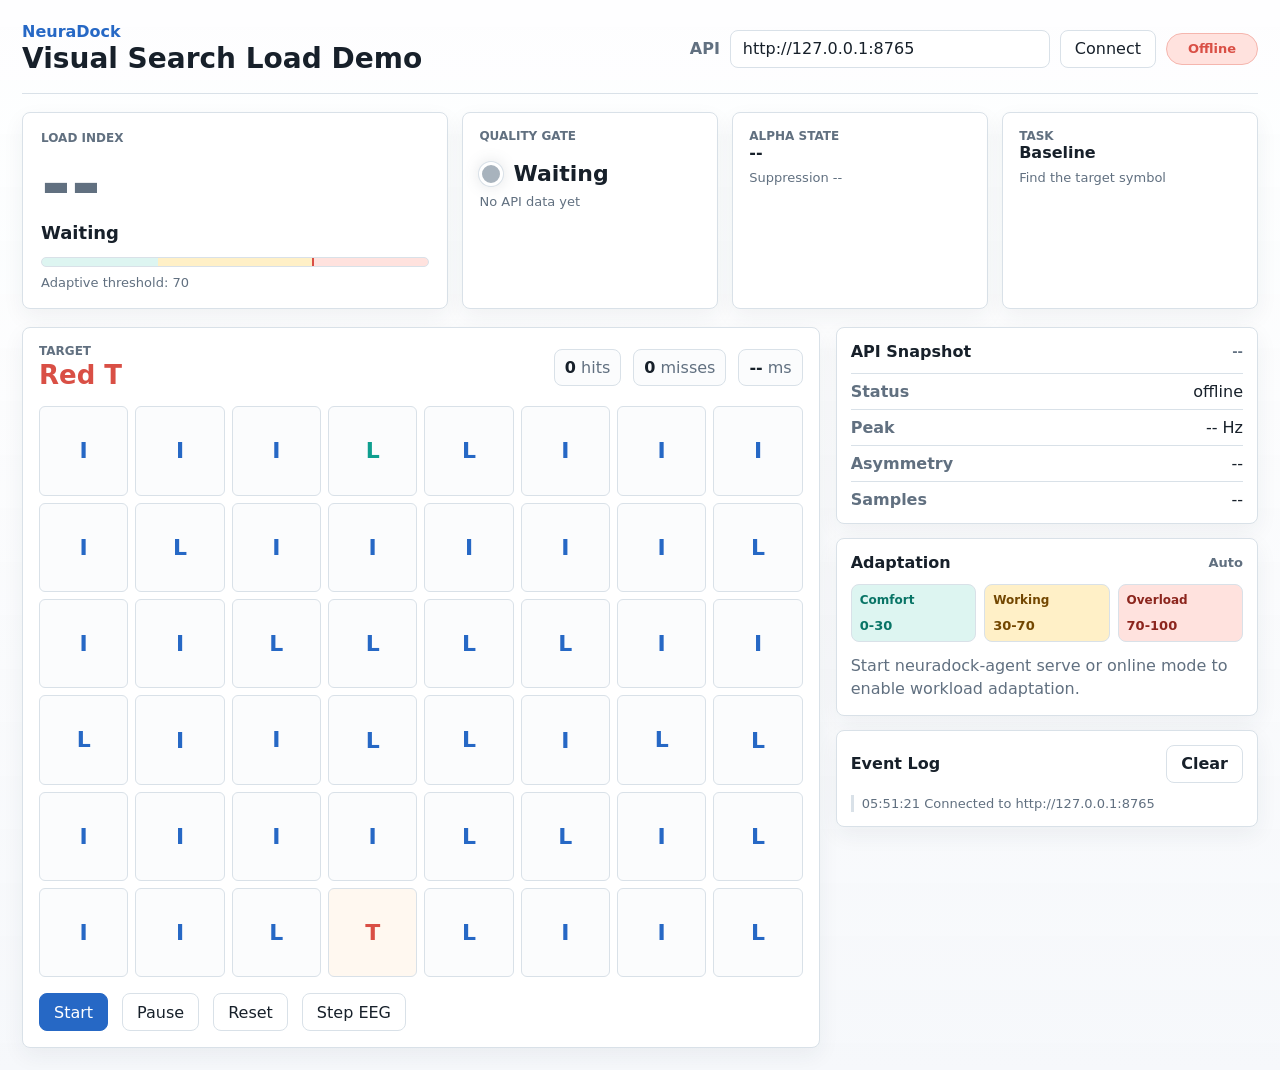
<file: examples/visual_search_demo/index.html>
<!doctype html>
<html lang="en">
  <head>
    <meta charset="utf-8" />
    <meta name="viewport" content="width=device-width, initial-scale=1" />
    <title>NeuraDock Visual Search Demo</title>
    <link rel="stylesheet" href="styles.css" />
  </head>
  <body>
    <main class="app">
      <header class="topbar">
        <div>
          <div class="brand">NeuraDock</div>
          <h1>Visual Search Load Demo</h1>
        </div>
        <div class="api-controls" aria-label="API controls">
          <label for="apiBase">API</label>
          <input id="apiBase" type="url" value="http://127.0.0.1:8765" />
          <button id="connectBtn" type="button" title="Connect to API">Connect</button>
          <span id="connectionState" class="status-pill is-idle">Idle</span>
        </div>
      </header>

      <section id="qualityBanner" class="quality-banner is-hidden" role="status"></section>

      <section class="metrics" aria-label="Live metrics">
        <article class="load-panel">
          <div class="panel-label">Load Index</div>
          <div id="loadValue" class="load-value">--</div>
          <div id="loadLabel" class="load-label">Waiting</div>
          <div class="threshold-track" aria-hidden="true">
            <span></span>
          </div>
          <div class="threshold-copy">Adaptive threshold: 70</div>
        </article>

        <article class="metric-panel">
          <div class="panel-label">Quality Gate</div>
          <div class="quality-row">
            <span id="qualityLamp" class="quality-lamp is-idle"></span>
            <strong id="qualityText">Waiting</strong>
          </div>
          <div id="qualityDetail" class="metric-detail">No API data yet</div>
        </article>

        <article class="metric-panel">
          <div class="panel-label">Alpha State</div>
          <strong id="alphaState">--</strong>
          <div id="suppressionValue" class="metric-detail">Suppression --</div>
        </article>

        <article class="metric-panel">
          <div class="panel-label">Task</div>
          <strong id="taskDifficulty">Baseline</strong>
          <div id="taskRule" class="metric-detail">Find the target symbol</div>
        </article>
      </section>

      <section class="workspace">
        <section class="task-stage" aria-label="Visual search task">
          <div class="task-header">
            <div>
              <div class="panel-label">Target</div>
              <div id="targetPrompt" class="target-prompt">Red T</div>
            </div>
            <div class="score-strip">
              <span><b id="hits">0</b> hits</span>
              <span><b id="misses">0</b> misses</span>
              <span><b id="reaction">--</b> ms</span>
            </div>
          </div>
          <div id="searchGrid" class="search-grid" role="grid" aria-label="Visual search symbols"></div>
          <div class="task-actions">
            <button id="startBtn" type="button" class="primary">Start</button>
            <button id="pauseBtn" type="button">Pause</button>
            <button id="resetBtn" type="button">Reset</button>
            <button id="nextDemoBtn" type="button" title="Advance demo EEG stream">Step EEG</button>
          </div>
        </section>

        <aside class="side-panel" aria-label="API and adaptation">
          <section>
            <div class="panel-heading">
              <span>API Snapshot</span>
              <span id="sourceLabel">--</span>
            </div>
            <dl class="snapshot">
              <div><dt>Status</dt><dd id="apiStatus">--</dd></div>
              <div><dt>Peak</dt><dd id="peakHz">-- Hz</dd></div>
              <div><dt>Asymmetry</dt><dd id="asymmetry">--</dd></div>
              <div><dt>Samples</dt><dd id="sampleCount">--</dd></div>
            </dl>
          </section>

          <section>
            <div class="panel-heading">
              <span>Adaptation</span>
              <span id="adaptiveMode">Auto</span>
            </div>
            <div class="zones" aria-label="Load zones">
              <div class="zone comfort"><span>Comfort</span><b>0-30</b></div>
              <div class="zone working"><span>Working</span><b>30-70</b></div>
              <div class="zone overload"><span>Overload</span><b>70-100</b></div>
            </div>
            <p id="adaptiveAction" class="adaptive-action">Waiting for quality-gated workload.</p>
          </section>

          <section>
            <div class="panel-heading">
              <span>Event Log</span>
              <button id="clearLogBtn" type="button" title="Clear log">Clear</button>
            </div>
            <ul id="eventLog" class="event-log"></ul>
          </section>
        </aside>
      </section>
    </main>

    <script src="app.js"></script>
  </body>
</html>
</file>
<file: examples/visual_search_demo/styles.css>
:root {
  --ink: #17202a;
  --muted: #617080;
  --line: #d9e1e8;
  --bg: #f6f8fb;
  --panel: #ffffff;
  --teal: #0f9f8f;
  --teal-bg: #ddf5f1;
  --amber: #c47a08;
  --amber-bg: #fff0c7;
  --coral: #d94f45;
  --coral-bg: #ffe2de;
  --violet: #6f5bd4;
  --blue: #2668c5;
  font-family:
    Inter, ui-sans-serif, system-ui, -apple-system, BlinkMacSystemFont, "Segoe UI",
    sans-serif;
  color: var(--ink);
  background: var(--bg);
}

* {
  box-sizing: border-box;
}

body {
  margin: 0;
  min-width: 320px;
  background:
    linear-gradient(180deg, rgba(255, 255, 255, 0.92), rgba(246, 248, 251, 1)),
    var(--bg);
}

button,
input {
  font: inherit;
}

button {
  border: 1px solid var(--line);
  background: #fff;
  color: var(--ink);
  min-height: 38px;
  padding: 0 14px;
  border-radius: 8px;
  cursor: pointer;
}

button:hover {
  border-color: #9eb0c2;
}

button.primary {
  background: var(--blue);
  border-color: var(--blue);
  color: #fff;
}

.app {
  width: min(1440px, 100%);
  margin: 0 auto;
  padding: 22px;
}

.topbar {
  display: flex;
  align-items: center;
  justify-content: space-between;
  gap: 20px;
  padding-bottom: 18px;
  border-bottom: 1px solid var(--line);
}

.brand {
  color: var(--blue);
  font-weight: 800;
  letter-spacing: 0;
}

h1 {
  margin: 2px 0 0;
  font-size: 28px;
  line-height: 1.15;
  letter-spacing: 0;
}

.api-controls {
  display: grid;
  grid-template-columns: auto minmax(220px, 320px) auto auto;
  align-items: center;
  gap: 10px;
}

.api-controls label {
  color: var(--muted);
  font-weight: 700;
}

.api-controls input {
  min-height: 38px;
  border: 1px solid var(--line);
  border-radius: 8px;
  padding: 0 12px;
  color: var(--ink);
}

.status-pill {
  display: inline-flex;
  align-items: center;
  justify-content: center;
  min-height: 32px;
  min-width: 92px;
  border-radius: 999px;
  font-size: 13px;
  font-weight: 800;
  border: 1px solid var(--line);
}

.status-pill.is-idle {
  color: var(--muted);
  background: #fff;
}

.status-pill.is-live {
  color: #087466;
  background: var(--teal-bg);
  border-color: #b5dfd8;
}

.status-pill.is-error {
  color: var(--coral);
  background: var(--coral-bg);
  border-color: #f5b6ae;
}

.quality-banner {
  margin-top: 14px;
  border: 1px solid #e8c46d;
  background: var(--amber-bg);
  color: #734700;
  padding: 10px 14px;
  border-radius: 8px;
  font-weight: 800;
}

.quality-banner.is-hidden {
  display: none;
}

.quality-banner.is-fail {
  border-color: #eeafa8;
  background: var(--coral-bg);
  color: #8c251d;
}

.metrics {
  display: grid;
  grid-template-columns: minmax(280px, 1.25fr) repeat(3, minmax(160px, 0.75fr));
  gap: 14px;
  margin: 18px 0;
}

.load-panel,
.metric-panel,
.task-stage,
.side-panel section {
  background: var(--panel);
  border: 1px solid var(--line);
  border-radius: 8px;
  box-shadow: 0 8px 22px rgba(29, 45, 63, 0.06);
}

.load-panel {
  min-height: 174px;
  padding: 18px;
}

.metric-panel {
  min-height: 132px;
  padding: 16px;
}

.panel-label {
  color: var(--muted);
  font-size: 12px;
  font-weight: 900;
  text-transform: uppercase;
}

.load-value {
  margin-top: 4px;
  font-size: 72px;
  line-height: 0.96;
  font-weight: 900;
  color: var(--muted);
  letter-spacing: 0;
}

.load-value.is-low {
  color: var(--teal);
}

.load-value.is-moderate {
  color: var(--amber);
}

.load-value.is-high {
  color: var(--coral);
}

.load-label {
  margin-top: 4px;
  font-size: 18px;
  font-weight: 900;
}

.threshold-track {
  height: 10px;
  margin-top: 14px;
  border-radius: 999px;
  background: linear-gradient(90deg, var(--teal-bg) 0 30%, var(--amber-bg) 30% 70%, var(--coral-bg) 70% 100%);
  border: 1px solid var(--line);
  position: relative;
  overflow: hidden;
}

.threshold-track span {
  position: absolute;
  top: -2px;
  bottom: -2px;
  left: 70%;
  border-left: 2px dashed var(--coral);
}

.threshold-copy,
.metric-detail {
  margin-top: 8px;
  color: var(--muted);
  font-size: 13px;
}

.quality-row {
  display: flex;
  align-items: center;
  gap: 10px;
  margin-top: 18px;
  font-size: 22px;
}

.quality-lamp {
  width: 24px;
  height: 24px;
  border-radius: 999px;
  background: #a8b3bd;
  border: 3px solid #fff;
  box-shadow: 0 0 0 1px var(--line), 0 0 16px rgba(90, 101, 112, 0.2);
}

.quality-lamp.is-pass {
  background: var(--teal);
  box-shadow: 0 0 0 1px #8bd5cb, 0 0 18px rgba(15, 159, 143, 0.45);
}

.quality-lamp.is-warning {
  background: #e0a019;
  box-shadow: 0 0 0 1px #e8c46d, 0 0 18px rgba(224, 160, 25, 0.45);
}

.quality-lamp.is-fail {
  background: var(--coral);
  box-shadow: 0 0 0 1px #eeafa8, 0 0 18px rgba(217, 79, 69, 0.45);
}

.workspace {
  display: grid;
  grid-template-columns: minmax(0, 1.7fr) minmax(320px, 0.9fr);
  gap: 16px;
  align-items: start;
}

.task-stage {
  padding: 16px;
}

.task-header,
.panel-heading,
.task-actions {
  display: flex;
  align-items: center;
  justify-content: space-between;
  gap: 14px;
}

.target-prompt {
  margin-top: 2px;
  font-size: 26px;
  font-weight: 900;
  color: var(--coral);
}

.score-strip {
  display: flex;
  gap: 12px;
  flex-wrap: wrap;
  color: var(--muted);
}

.score-strip span {
  border: 1px solid var(--line);
  border-radius: 8px;
  padding: 8px 10px;
  background: #fbfcfd;
}

.score-strip b {
  color: var(--ink);
}

.search-grid {
  --columns: 10;
  display: grid;
  grid-template-columns: repeat(var(--columns), minmax(28px, 1fr));
  gap: 7px;
  margin-top: 16px;
  min-height: 440px;
  align-content: start;
}

.cell {
  aspect-ratio: 1;
  border: 1px solid var(--line);
  border-radius: 6px;
  background: #fbfcfd;
  color: #304052;
  display: grid;
  place-items: center;
  font-size: 22px;
  font-weight: 900;
  user-select: none;
  transition: transform 120ms ease, border-color 120ms ease, background 120ms ease;
}

.cell:hover {
  transform: translateY(-1px);
  border-color: #9eb0c2;
}

.cell.is-red {
  color: var(--coral);
}

.cell.is-blue {
  color: var(--blue);
}

.cell.is-green {
  color: var(--teal);
}

.cell.is-purple {
  color: var(--violet);
}

.cell.is-target {
  background: #fff8f0;
}

.cell.is-hit {
  background: var(--teal-bg);
  border-color: #8bd5cb;
}

.cell.is-miss {
  background: var(--coral-bg);
  border-color: #eeafa8;
}

.task-actions {
  justify-content: flex-start;
  margin-top: 16px;
  flex-wrap: wrap;
}

.side-panel {
  display: grid;
  gap: 14px;
}

.side-panel section {
  padding: 14px;
}

.panel-heading {
  font-weight: 900;
}

.panel-heading span:last-child {
  color: var(--muted);
  font-size: 13px;
}

.snapshot {
  margin: 12px 0 0;
  display: grid;
  gap: 8px;
}

.snapshot div {
  display: grid;
  grid-template-columns: 96px 1fr;
  gap: 12px;
  border-top: 1px solid var(--line);
  padding-top: 8px;
}

.snapshot dt {
  color: var(--muted);
  font-weight: 800;
}

.snapshot dd {
  margin: 0;
  text-align: right;
  font-variant-numeric: tabular-nums;
}

.zones {
  display: grid;
  grid-template-columns: repeat(3, 1fr);
  gap: 8px;
  margin-top: 12px;
}

.zone {
  min-height: 58px;
  border-radius: 8px;
  padding: 8px;
  display: flex;
  flex-direction: column;
  justify-content: space-between;
  border: 1px solid var(--line);
}

.zone span {
  font-size: 12px;
  font-weight: 900;
}

.zone b {
  font-size: 13px;
}

.zone.comfort {
  background: var(--teal-bg);
  color: #087466;
}

.zone.working {
  background: var(--amber-bg);
  color: #734700;
}

.zone.overload {
  background: var(--coral-bg);
  color: #8c251d;
}

.adaptive-action {
  margin: 12px 0 0;
  color: var(--muted);
  line-height: 1.45;
}

.event-log {
  margin: 12px 0 0;
  padding: 0;
  list-style: none;
  max-height: 170px;
  overflow: auto;
  display: grid;
  gap: 8px;
}

.event-log li {
  border-left: 3px solid var(--line);
  padding-left: 8px;
  color: var(--muted);
  font-size: 13px;
  line-height: 1.35;
}

@media (max-width: 980px) {
  .topbar,
  .workspace,
  .metrics {
    grid-template-columns: 1fr;
  }

  .topbar {
    display: grid;
  }

  .api-controls {
    grid-template-columns: 1fr;
  }

  .search-grid {
    min-height: 0;
  }
}
</file>
